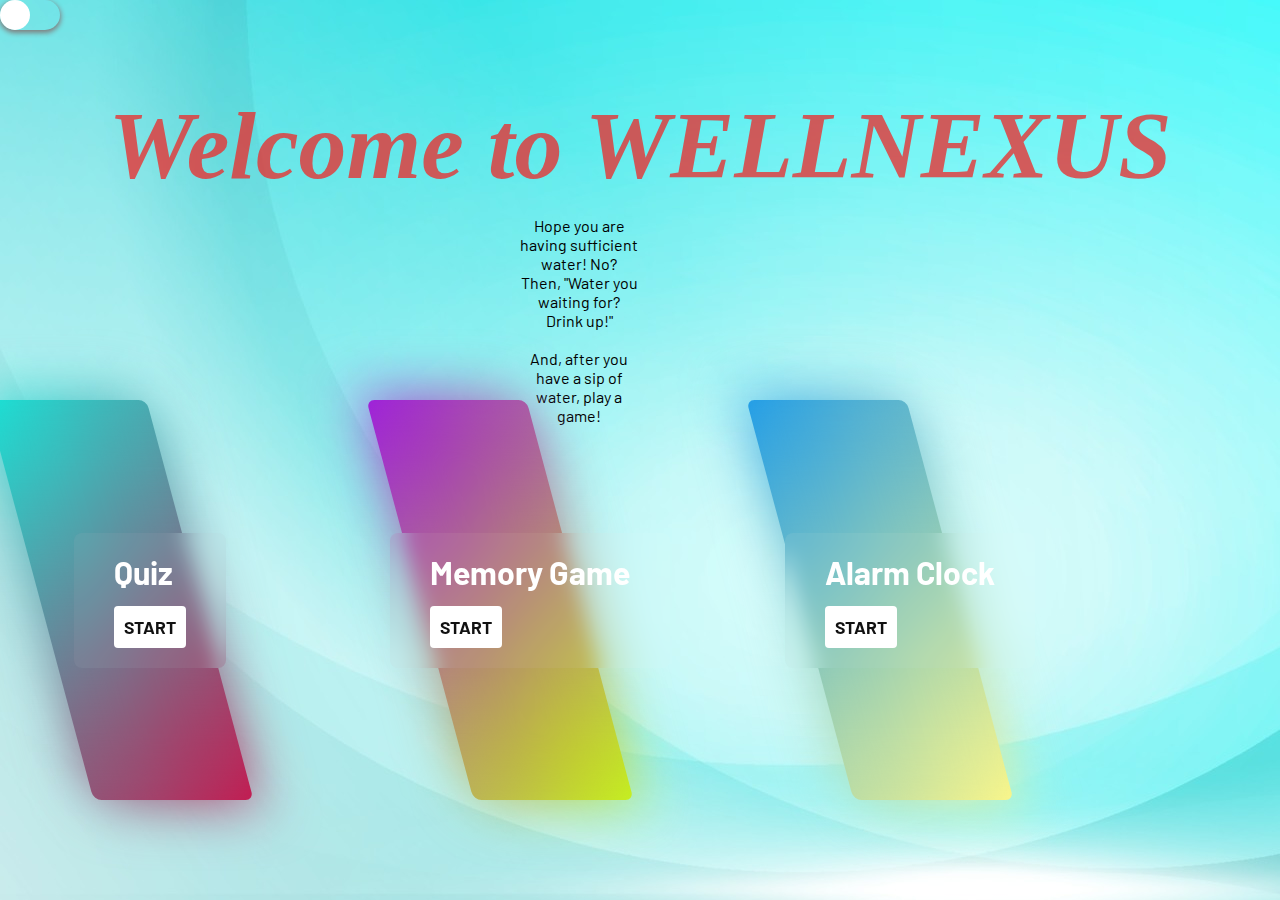
<file: index.html>
<!DOCTYPE html>
<html lang="en">
    <meta charset="UTF-8">
    <meta http-equiv="X-UA-Compatible" content="IE=edge">
    <meta name="viewport" content="width=device-width, initial-scale=1.0">
    <title>Welcome to WELLNEXUS</title>
    <link rel="icon"  href="assets\favicon.ico">

    <link rel="stylesheet" href="glass.css">
    <link rel="stylesheet" type="text/css" href="toggle.css">
</head>
<body>
  <div id="container">
    <label class="switch">
      <input type="checkbox" id="check">
      <span class="slider"></span>
    </label>
  </div>
  <div class="heading">
    <h1>Welcome to WELLNEXUS</h1>
  </div>
  <p class="water">
    Hope you are having sufficient water! No?
    <br>Then, "Water you waiting for? Drink up!"
    <br><br>And, after you have a sip of water, play a game!
  </p>
    <div class="container">
    <div class="box">
      <span></span>
      <div class="content">
        <h2>Quiz</h2>
        
        <a href="quiz.html" target="_blank">START</a>
      </div>
    </div>
    <div class="box">
      <span></span>
      <div class="content">
        <h2>Memory Game</h2>
        
        <a href="memorygame.html" target="_blank">START</a>
      </div>
    </div>
    <div class="box">
      <span></span>
      <div class="content">
        <h2>Alarm Clock</h2>
       
        <a href="alarm.html" target="_blank">START</a>
      </div>
    </div>
  </div>

  <script src="index.js"></script>
</body>
</html>
</file>
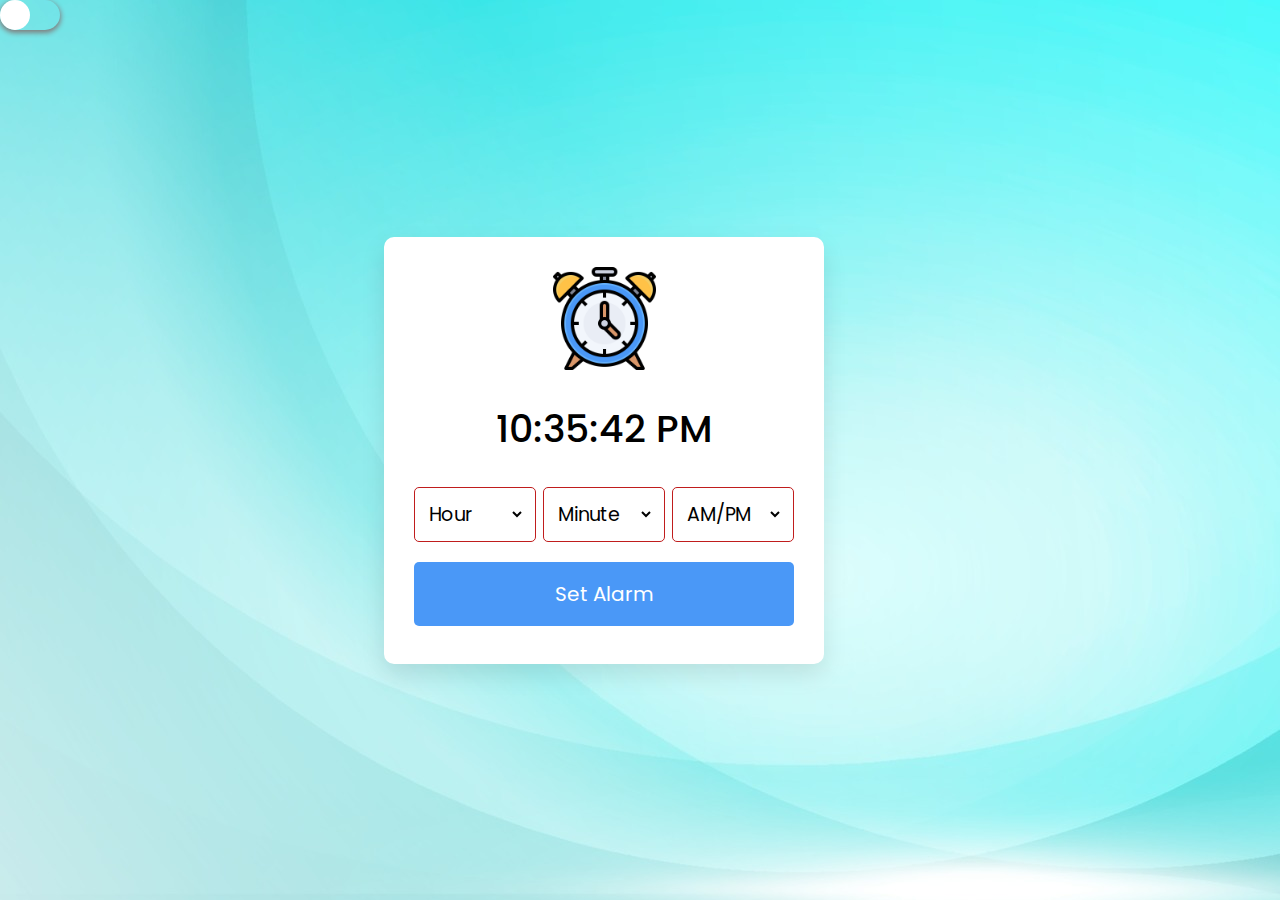
<file: alarm.html>
<!DOCTYPE html>
<html lang="en" dir="ltr">
  <head>
    <meta charset="utf-8">
    <title>Alarm Clock</title>
    <link rel="stylesheet" href="alarm.css">
    <link rel="icon"  href="assets\favicon.ico">
    <meta name="viewport" content="width=device-width, initial-scale=1.0">
    <link rel="stylesheet" type="text/css" href="toggle.css">
  </head>
  <body>
    <div id="container">
      <label class="switch">
        <input type="checkbox" id="check">
        <span class="slider"></span>
      </label>
    </div>
    <div class="wrapper">
      <img src="files\clock.svg" alt="clock">
      <h2>00:00:00 PM</h2>
      <div class="content">
        <div class="column">
          <select>
            <option value="Hour" selected disabled hidden>Hour</option>
          </select>
        </div>
        <div class="column">
          <select>
            <option value="Minute" selected disabled hidden>Minute</option>
          </select>
        </div>
        <div class="column">
          <select>
            <option value="AM/PM" selected disabled hidden>AM/PM</option>
          </select>
        </div>
      </div>
      <button>Set Alarm</button>
    </div>
    

    <script src="alarm.js"></script>

  </body>
</html>
</file>
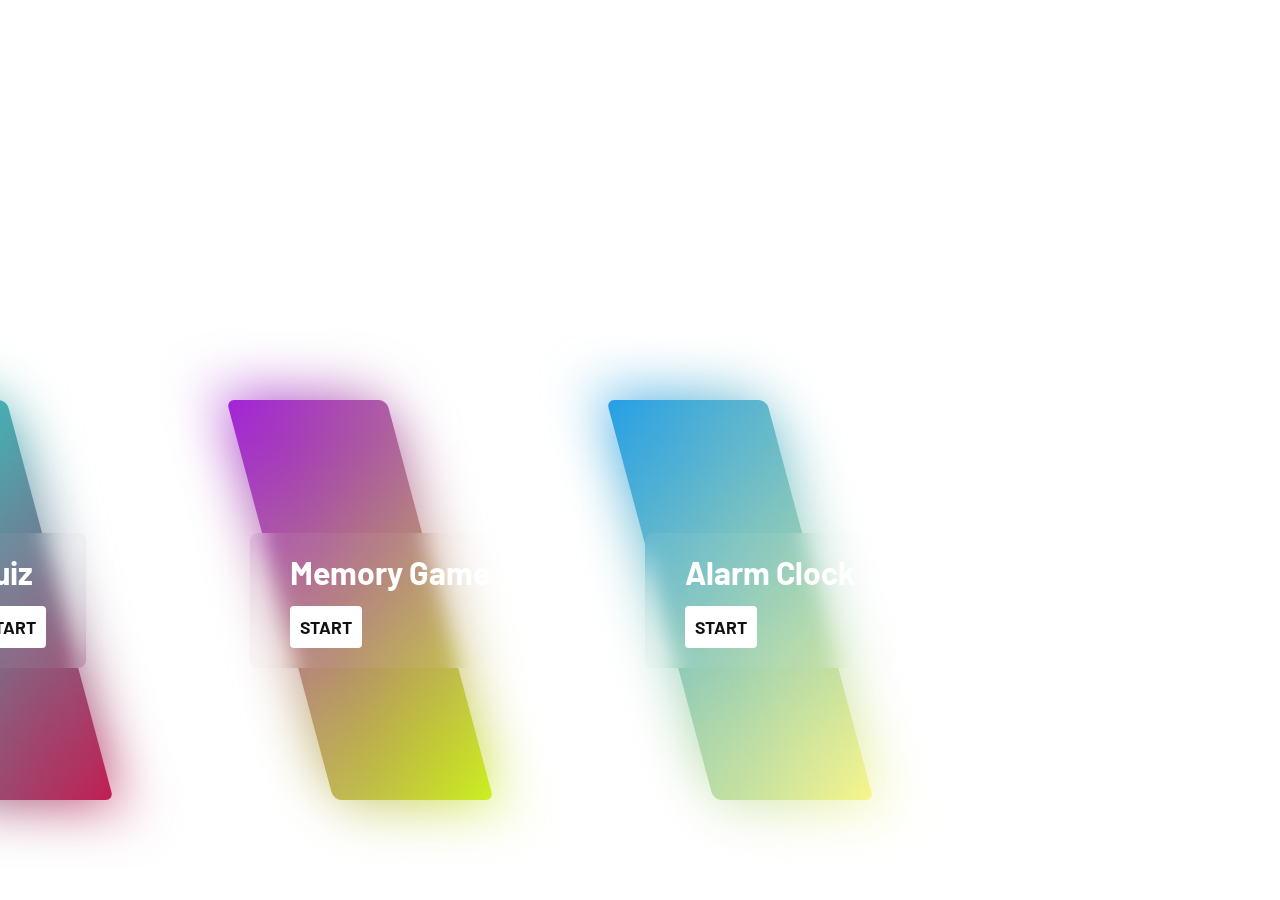
<file: glass.html>
<!DOCTYPE html>
<html lang="en">
<head>
    <meta charset="UTF-8">
    <meta http-equiv="X-UA-Compatible" content="IE=edge">
    <meta name="viewport" content="width=device-width, initial-scale=1.0">
    <title>Welcome to WELLNEXUS</title>
    <link rel="icon"  href="assets/favicon.ico">
    <link rel="stylesheet" href="glass.css">
</head>
<body>
  <div class="heading">
    <h1>Welcome to WELLNEXUS</h1>
  </div>
    <div class="container">
    <div class="box">
      <span></span>
      <div class="content">
        <h2>Quiz</h2>
        
        <a href="quiz.html" target="_self">START</a>
      </div>
    </div>
    <div class="box">
      <span></span>
      <div class="content">
        <h2>Memory Game</h2>
        
        <a href="memorygame.html" target="_self">START</a>
      </div>
    </div>
    <div class="box">
      <span></span>
      <div class="content">
        <h2>Alarm Clock</h2>
       
        <a href="alarm.html" target="_blank">START</a>
      </div>
    </div>
  </div>
</body>
</html>
</file>
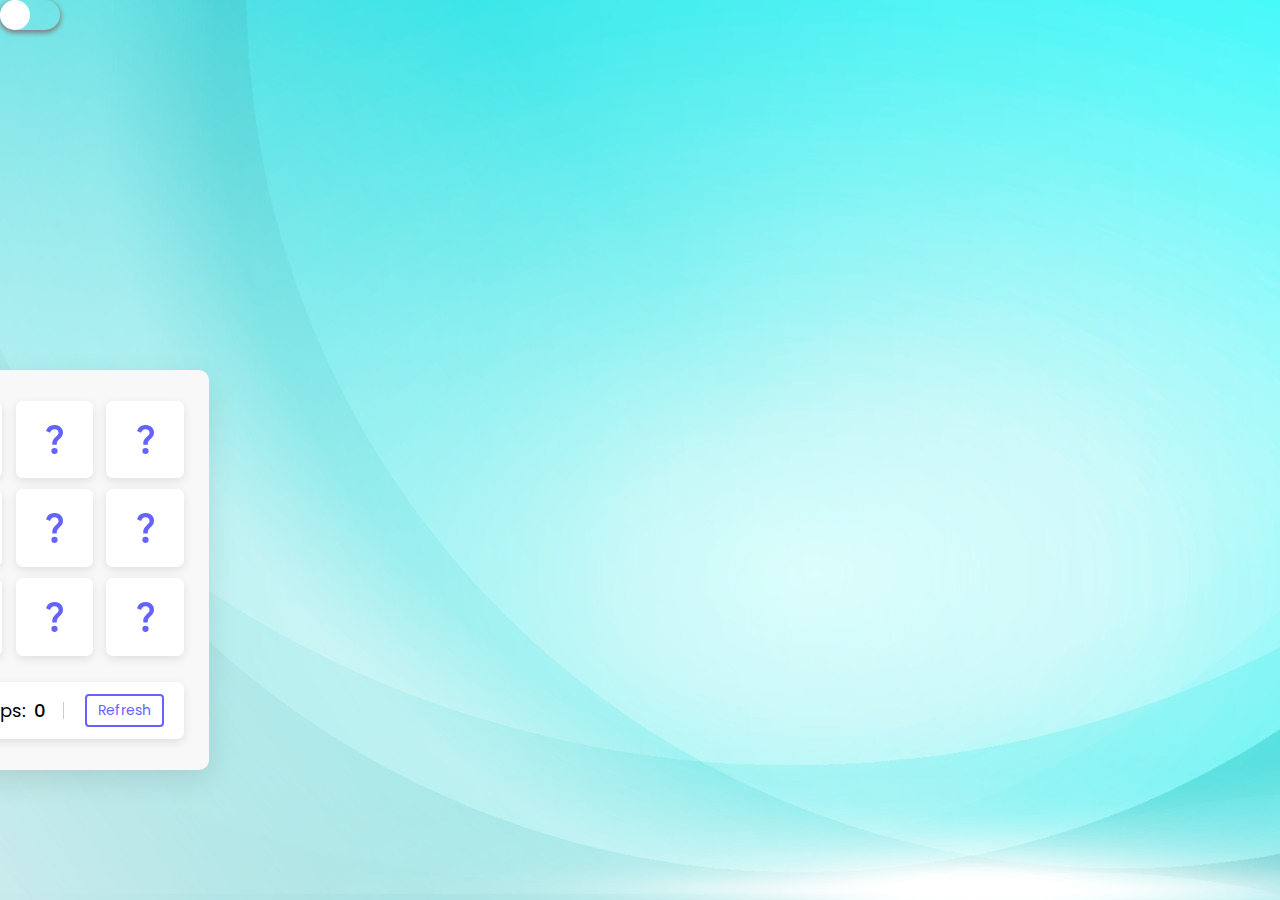
<file: memorygame.html>
<!DOCTYPE html>
<html lang="en" dir="ltr">
  <head>
    <meta charset="utf-8">  
    <title>Memory Card Game | CodingNepal</title>
    <link rel="stylesheet" href="memorygame.css">
    <link rel="icon"  href="favicon.ico">
    <meta name="viewport" content="width=device-width, initial-scale=1.0">
    <link rel="stylesheet" type="text/css" href="toggle.css">
  </head>
  <body>
    <div id="container">
      <label class="switch">
        <input type="checkbox" onclick="changeMode()">
        <span class="slider"></span>
      </label>
    </div>
    <div class="wrapper">
      <ul class="cards">
        <li class="card">
          <div class="view front-view">
            <img src="images/que_icon.svg" alt="icon">
          </div>
          <div class="view back-view">
            <img src="images/img-1.png" alt="card-img">
          </div>
        </li>
        <li class="card">
          <div class="view front-view">
            <img src="images/que_icon.svg" alt="icon">
          </div>
          <div class="view back-view">
            <img src="images/img-2.png" alt="card-img">
          </div>
        </li>
        <li class="card">
          <div class="view front-view">
            <img src="images/que_icon.svg" alt="icon">
          </div>
          <div class="view back-view">
            <img src="images/img-3.png" alt="card-img">
          </div>
        </li>
        <li class="card">
          <div class="view front-view">
            <img src="images/que_icon.svg" alt="icon">
          </div>
          <div class="view back-view">
            <img src="images/img-4.png" alt="card-img">
          </div>
        </li>
        <li class="card">
          <div class="view front-view">
            <img src="images/que_icon.svg" alt="icon">
          </div>
          <div class="view back-view">
            <img src="images/img-5.png" alt="card-img">
          </div>
        </li>
        <li class="card">
          <div class="view front-view">
            <img src="images/que_icon.svg" alt="icon">
          </div>
          <div class="view back-view">
            <img src="images/img-6.png" alt="card-img">
          </div>
        </li>
        <li class="card">
          <div class="view front-view">
            <img src="images/que_icon.svg" alt="icon">
          </div>
          <div class="view back-view">
            <img src="images/img-5.png" alt="card-img">
          </div>
        </li>
        <li class="card">
          <div class="view front-view">
            <img src="images/que_icon.svg" alt="icon">
          </div>
          <div class="view back-view">
            <img src="images/img-6.png" alt="card-img">
          </div>
        </li>
        <li class="card">
          <div class="view front-view">
            <img src="images/que_icon.svg" alt="icon">
          </div>
          <div class="view back-view">
            <img src="images/img-1.png" alt="card-img">
          </div>
        </li>
        <li class="card">
          <div class="view front-view">
            <img src="images/que_icon.svg" alt="icon">
          </div>
          <div class="view back-view">
            <img src="images/img-2.png" alt="card-img">
          </div>
        </li>
        <li class="card">
          <div class="view front-view">
            <img src="images/que_icon.svg" alt="icon">
          </div>
          <div class="view back-view">
            <img src="images/img-3.png" alt="card-img">
          </div>
        </li>
        <li class="card">
          <div class="view front-view">
            <img src="images/que_icon.svg" alt="icon">
          </div>
          <div class="view back-view">
            <img src="images/img-4.png" alt="card-img">
          </div>
        </li>
        <div class="details">
          <p class="time">Time: <span><b>20</b>s</span></p>
          <p class="flips">Flips: <span><b>0</b></span></p>
          <button>Refresh</button>
        </div>
      </ul>
    </div>

    <script src="memorygame.js"></script>
    
    <script>
      function changeMode() {
         var element = document.body;
         element.classList.toggle("dark-mode");
      }
    </script>
  </body>
</html>
</file>
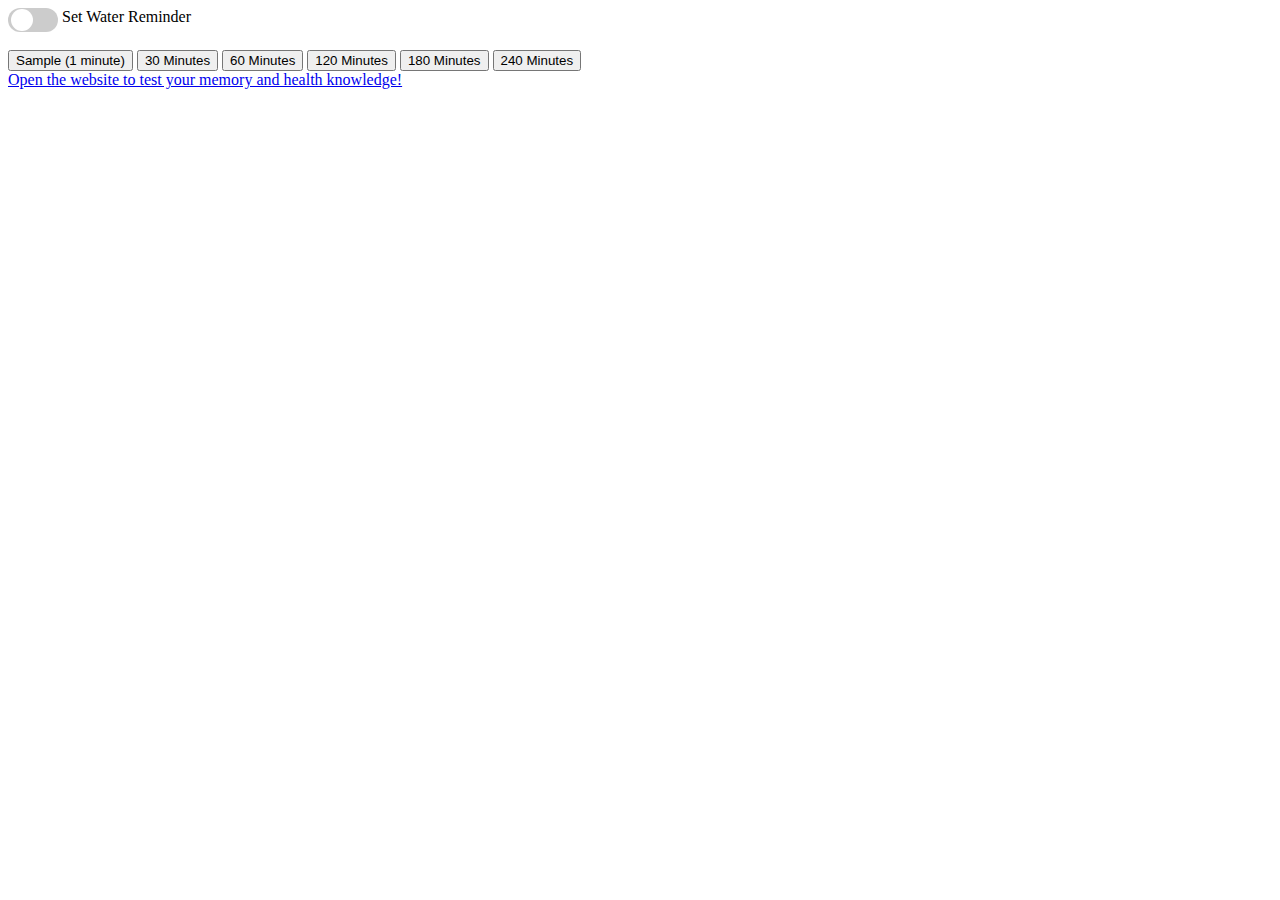
<file: popup.html>
<!DOCTYPE html>
<html lang="en">

<head>
    <meta charset="UTF-8">
    <meta http-equiv="X-UA-Compatible" content="IE=edge">
    <meta name="viewport" content="width=device-width, initial-scale=1.0">
    <title>Drink Water</title>
    <link rel="stylesheet" href="style.css">
    <script defer src="popup.js"></script>
</head>


<body>
    <label class="switch">
        <input type="checkbox" id="setwateralarm" name="water-reminder" value="water">
        <span class="slider round"></span>
    </label>
    <label for="water-reminder">Set Water Reminder</label><br><br> 
    <div id="timeIntervals" class="timeIntervals">
        <button id="sampleMinute" value="1" class = "btn">Sample (1 minute)</button>
        <button id="min30" value="30" class="btn">30 Minutes</button>
        <button id="min60" value="60" class="btn">60 Minutes</button>
        <button id="min120" value="120" class="btn">120 Minutes</button>
        <button id="min180" value="180" class="btn">180 Minutes</button>
        <button id="min240" value="240" class="btn">240 Minutes</button>
    </div>

    <div id="webTab">
        <a class="homepageTab" href="/index.html" id="openWebsiteLink">Open the website to test your memory and health knowledge!</a>
    </div>
</body>

</html>
</file>
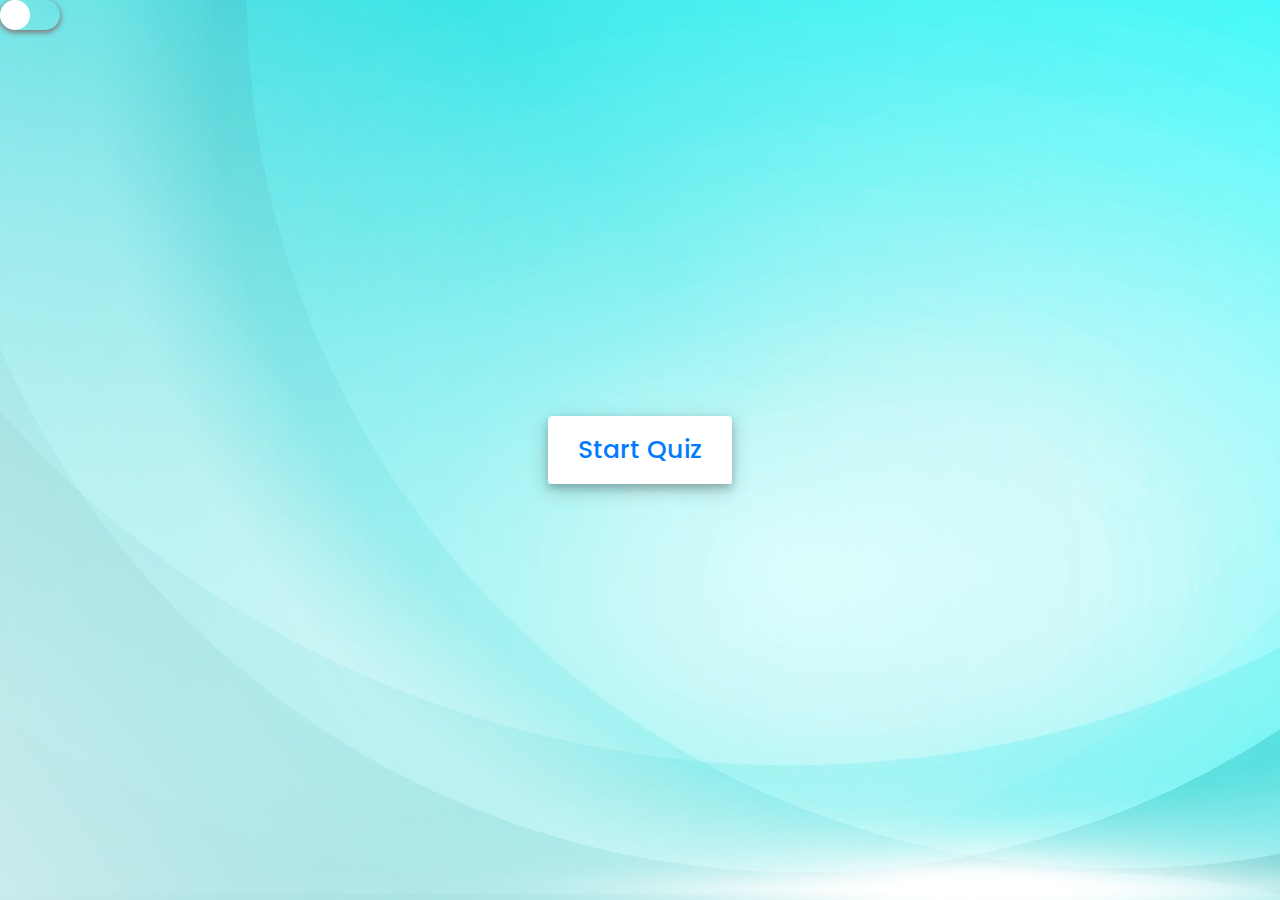
<file: quiz.html>
<!doctype html>
<html lang="en">
<head>
    <meta charset="UTF-8">
    <meta name="viewport" content="width=device-width, initial-scale=1.0">
    <title>Quiz App</title>
    <link rel="stylesheet" href="quiz.css">
    <link rel="icon"  href="assets\favicon.ico">
    <link rel="stylesheet" href="https://cdnjs.cloudflare.com/ajax/libs/font-awesome/5.15.3/css/all.min.css"/>
    <link rel="stylesheet" type="text/css" href="toggle.css">
</head>
<body>
    <div id="container">
        <label class="switch">
          <input type="checkbox" id="check">
          <span class="slider"></span>
        </label>
      </div>

    <div class="start_btn"><button>Start Quiz</button></div>


    <div class="info_box">
        <div class="info-title"><span>Some Rules of this Quiz</span></div>
        <div class="info-list">
            <div class="info">1. You will have only <span>15 seconds</span> per each question.</div>
            <div class="info">2. Once you select your answer, it can't be undone.</div>
            <div class="info">3. You can't select any option once time goes off.</div>
            <div class="info">4. You can't exit from the Quiz while you're playing.</div>
            <div class="info">5. You'll get points on the basis of your correct answers.</div>
        </div>
        <div class="buttons">
            <button class="quit">Exit Quiz</button>
            <button class="restart">Continue</button>
        </div>
    </div>


    <div class="quiz_box">
        <header>
            <div class="title">Awesome Quiz Application</div>
            <div class="timer">
                <div class="time_left_txt">Time Left</div>
                <div class="timer_sec">15</div>
            </div>
            <div class="time_line"></div>
        </header>
        <section>
            <div class="que_text">
                
            </div>
            <div class="option_list">
                
            </div>
        </section>

       
        <footer>
            <div class="total_que">
                
            </div>
            <button class="next_btn">Next Question</button>
        </footer>
    </div>

    
    <div class="result_box">
        <div class="icon">
            <i class="fas fa-crown"></i>
        </div>
        <div class="complete_text">You've completed the Quiz!</div>
        <div class="score_text">
            
        </div>
        <div class="buttons">
            <button class="restart">Replay Quiz</button>
            <button class="quit">Quit Quiz</button>
        </div>
    </div>

    
    <script src="questions.js"></script>

    
    <script src="quiz.js"></script>
</body>
</html>
</file>
<file: glass.css>
@import url('https://fonts.googleapis.com/css2?family=Barlow&display=swap');

*{
    margin: 0;
    padding: 0;
    box-sizing: border-box;
    font-family: 'Barlow', sans-serif;
}
body{
    display: flex;
    justify-content:left;
    align-items: center;
    min-height: 100vh;
    background-repeat: no-repeat;
    background-size: 2000px;
}

.heading{
    font-family: 'Barlow', sans-serif;
    font-size: larger;
    font-style: italic;
    font-weight: bolder;
    display: block;
    text-align: center;
    position: absolute;
    margin: 0px auto;
    clear: both;
    width: 100%;
    height: 80%;
    color: #fff;
}
.water{
    position: relative;
    text-align: center;
    width: 2500px;
    top: -130px;
    left: 500px;
}

.container{
    position:relative;
    height: 70%;
    width: auto;
    display: flex;
    /* justify-content:center; */
    align-items: center;
    left: -180px;
    top: 150px;
    /* flex-wrap: wrap; */
}

.container .box{
    position: relative;
    width: 320px;
    height: 400px;
    display: flex;
    justify-content: center;
    align-items: center;
    margin: 40px 30px;
    transition: 0.5s;
}

.container .box::before{
    content: '';
    position: absolute;
    top: 0;
    left: 50px;
    width: 50%;
    height: 100%;
    background: #fff;
    border-radius: 8px;
    transform: skewX(15deg);
    transition: 0.5s;
}

.container .box::after{
    content: '';
    position: absolute;
    top: 0;
    left: 50px;
    width: 50%;
    height: 100%;
    background: #fff;
    border-radius: 8px;
    transform: skewX(15deg);
    transition: 0.5s;
    filter: blur(30px);
    transition: 0.5s;
}

.container .box:hover:before,
.container .box:hover:after{
    transform: skewX(0deg);
    left: 20px;
    width: calc(100%-90px);
}

.container .box:nth-child(1):before,
.container .box:nth-child(1):after{
    background: linear-gradient(315deg,#c6184f,#15e7d9);
}
.container .box:nth-child(2):before,
.container .box:nth-child(2):after{
    background: linear-gradient(315deg,#c9f409e3,#9e16ddf3);
}
.container .box:nth-child(3):before,
.container .box:nth-child(3):after{
    background: linear-gradient(315deg,#fef888,#1f9ce9);
}

.container .box span{
    display: block;
    position: absolute;
    top: 0;
    left: 0;
    right: 0;
    bottom: 0;
    z-index: 50;
    pointer-events: none;
}

.container .box span::before{
    content: '';
    position: absolute;
    top: 0;
    left: 0;
    width: 100%;
    height: 100%;
    border-radius: 8px;
    background: rgba(255,255,255,0.1);
    backdrop-filter: blur(10px);
    opacity: 0;
    transition: 0.5s;
    animation: animate 2s ease-in-out infinite;
    box-shadow: 0 5px 15px rgba(0,0,0,0.05);
}

.container .box:hover span::before{
    top: -50px;
    left: 50px;
    width: 100px;
    height: 100px;
    opacity: 1;
}

.container .box span::after{
    content: '';
    position: absolute;
    bottom: 0;
    right: 0;
    width: 100%;
    height: 100%;
    border-radius: 8px;
    background: rgba(255,255,255,0.1);
    backdrop-filter: blur(10px);
    opacity: 0;
    transition: 0.5s;
    animation: animate 2s ease-in-out infinite;
    box-shadow: 0 5px 15px rgba(0,0,0,0.05);
    animation-delay: -1s;
}

.container .box:hover span::after{
    bottom: -50px;
    right: 50px;
    width: 100px;
    height: 100px;
    opacity: 1;
}

@keyframes animate {
    0%,100%{
        transform: translateY(10px);
    }
    50%{
        transform: translateY(-10px);
    }
}

.container .box .content{
    position: relative;
    left: 0;
    padding: 20px 40px;
    background: rgba(255,255,255,0.05);
    box-shadow: rgba(0,0,0,0.1);
    border-radius: 8px;
    backdrop-filter: blur(10px);
    z-index: 1;
    transition: 0.5s;
    color: #fff;
}

.container .box:hover .content{
    left: -25px;
    padding: 60px 40px;
}

.container .box .content h2{
    font-size: 2em;
    color: #fff;
    margin-bottom: 10px;
}

.container .box .content p{
    font-size: 1.1em;
    margin-bottom: 10px;
    line-height: 1.4em;
}

.container .box .content a{
    display: inline-block;
    font-size: 1.1em;
    color: #111;
    background: #fff;
    padding: 10px;
    border-radius: 4px;
    text-decoration: none;
    font-weight: 700;
    margin-top: 5px;
}
</file>
<file: toggle.css>
@import url('https://fonts.googleapis.com/css2?family=Roboto:wght@400&display=swap');
body {
  margin: 0;
  padding: 0;
  font-family: 'Roboto', sans-serif;
  background: url(light.jpg);
  transition: .6s;
}
h1 {
  font-size: 5em;
  color: #eb2b2bc3;
  font-family: "Lucida Handwriting";
}
#container {
    width:30vw;
  display: inline;
  align-self: start;
}
.switch {
  position: absolute;
  display: inline-block;
  width: 60px;
  height: 34px;
}
.switch input {
  display: none;
}
.slider {
  position: absolute;
  cursor: pointer;
  width: 60px;
	height: 30px;
	background-image: url(https://i.postimg.cc/857jHw2q/Screenshot-2020-04-16-at-1-07-06-PM.png);
	background-size: cover;
	border-radius: 50px;
	outline: none;
	transition: background-image .90s;
	box-shadow: 0px 2px 5px 1px gray;
}
.slider:before {
  content: "";
  position: absolute;
  height: 30px;
  width: 30px;
  background: #fff;
  border-radius: 50px;
  transition: all .9s;
}
input:checked + .slider {
  background-image: url(https://i.postimg.cc/Hn0nstVK/Screenshot-2020-04-16-at-1-07-19-PM.png);
}
input:checked + .slider:before {
  transform: translateX(100%);
}
.dark-mode {
    background: url(dark.jpg);
}
.dark-mode h1 {
  color: #f7f0e9;
}
</file>
<file: alarm.css>
@import url('https://fonts.googleapis.com/css2?family=Poppins:wght@400;500;600&display=swap');
*{
  margin: 0;
  padding: 0;
  box-sizing: border-box;
  font-family: 'Poppins', sans-serif;
}
body, .wrapper, .content{
  display: flex;
  align-items: center;
  justify-content: left;
}
body{
  padding: 0 10px;
  min-height: 100vh;
  background: #6bab9b;
}
.wrapper{
  width: 440px;
  padding: 30px 30px 38px;
  background: #fff;
  border-radius: 10px;
  flex-direction: column;
  box-shadow: 0 10px 25px rgba(0,0,0,0.1);
}
.wrapper img{
  max-width: 103px;
}
.wrapper h2{
  font-size: 38px;
  font-weight: 500;
  margin: 30px 0;
}
.wrapper .content{
  width: 100%;
  justify-content: space-between;
}
.content.disable{
  cursor: no-drop;
}
.content .column{
  padding: 0 10px;
  border-radius: 5px;
  border: 1px solid #c01d1d;
  width: calc(100% / 3 - 5px);
}
.content.disable .column{
  opacity: 0.6;
  pointer-events: none;
}
.column select{
  width: 100%;
  height: 53px;
  border: none;
  outline: none;
  background: none;
  font-size: 19px;
}
.wrapper button{
  width: 100%;
  border: none;
  outline: none;
  color: #fff;
  cursor: pointer;
  font-size: 20px;
  padding: 17px 0;
  margin-top: 20px;
  border-radius: 5px;
  background: #4A98F7;
}
</file>
<file: memorygame.css>
@import url('https://fonts.googleapis.com/css2?family=Poppins:wght@400;500;600;700&display=swap');
*{
  margin: 0;
  padding: 0;
  box-sizing: border-box;
  font-family: 'Poppins', sans-serif;
}
p{
  font-size: 20px;
}
h1{
  position: relative;
  top: -250px;
  left: 140px;
}
.tagline{
  position: relative;
  top: -130px;
  left: -222px;
  width: 350px;
}
body{
  display: flex;
  align-items: center;
  justify-content: left;
  min-height: 100vh;
  background: #6563ff;
}
::selection{
  color: #fff;
  background: #6563ff;
}
.wrapper{
  position: relative;
  padding: 25px;
  background: #f8f8f8;
  border-radius: 10px;
  box-shadow: 0 10px 30px rgba(0,0,0,0.1);
  left: -575px;
  top: 120px;
}
.cards, .card, .view, .details, p{
  display: flex;
  align-items: center;
  justify-content: center;
}
.cards{
  height: 350px;
  width: 350px;
  flex-wrap: wrap;
  justify-content: space-between;
}
.cards .card{
  cursor: pointer;
  position: relative;
  perspective: 1000px;
  transform-style: preserve-3d;
  height: calc(100% / 4 - 10px);
  width: calc(100% / 4 - 10px);
}
.card.shake{
  animation: shake 0.35s ease-in-out;
}
@keyframes shake {
  0%, 100%{
    transform: translateX(0);
  }
  20%{
    transform: translateX(-13px);
  }
  40%{
    transform: translateX(13px);
  }
  60%{
    transform: translateX(-8px);
  }
  80%{
    transform: translateX(8px);
  }
}
.cards .card .view{
  width: 100%;
  height: 100%;
  user-select: none;
  pointer-events: none;
  position: absolute;
  background: #fff;
  border-radius: 7px;
  backface-visibility: hidden;
  transition: transform 0.25s linear;
  box-shadow: 0 3px 10px rgba(0,0,0,0.1);
}
.card .front-view img{
  max-width: 17px;
}
.card .back-view{
  transform: rotateY(-180deg);
}
.card .back-view img{
  max-width: 40px;
}
.card.flip .front-view{
  transform: rotateY(180deg);
}
.card.flip .back-view{
  transform: rotateY(0);
}

.details{
  width: 100%;
  margin-top: 15px;
  padding: 0 20px;
  border-radius: 7px;
  background: #fff;
  height: calc(100% / 4 - 30px);
  justify-content: space-between;
  box-shadow: 0 3px 10px rgba(0,0,0,0.1);
}
.details p{
  font-size: 18px;
  height: 17px;
  padding-right: 18px;
  border-right: 1px solid #ccc;
}
.details p span{
  margin-left: 8px;
}
.details p b{
  font-weight: 500;
}
.details button{
  cursor: pointer;
  font-size: 14px;
  color: #6563ff;
  border-radius: 4px;
  padding: 4px 11px;
  background: #fff;
  border: 2px solid #6563ff;
  transition: 0.3s ease;
}
.details button:hover{
  color: #fff;
  background: #6563ff;
}

@media screen and (max-width: 700px) {
  .cards{
    height: 350px;
    width: 350px;
  }
  .card .front-view img{
    max-width: 16px;
  }
  .card .back-view img{
    max-width: 40px;
  }
}

@media screen and (max-width: 530px) {
  .cards{
    height: 300px;
    width: 300px;
  }
  .card .back-view img{
    max-width: 35px;
  }
  .details{
    margin-top: 10px;
    padding: 0 15px;
    height: calc(100% / 4 - 20px);
  }
  .details p{
    height: 15px;
    font-size: 17px;
    padding-right: 13px;
  }
  .details button{
    font-size: 13px;
    padding: 5px 10px;
    border: none;
    color: #fff;
    background: #6563ff;
  }
}
</file>
<file: style.css>
.switch {
    position: relative;
    display: inline-block;
    width: 50px;
    height: 24px;
  }
  
  .switch input {
    opacity: 0;
    width: 0;
    height: 0;
  }
  
  .slider {
    position: absolute;
    cursor: pointer;
    top: 0;
    left: 0;
    right: 0;
    bottom: 0;
    background-color: #ccc;
    -webkit-transition: .4s;
    transition: .4s;
  }
  
  .slider:before {
    position: absolute;
    content: "";
    height: 22px;
    width: 22px;
    left: 3px;
    bottom: 1px;
    background-color: white;
    -webkit-transition: .4s;
    transition: .4s;
  }
  
  input:checked + .slider {
    background-color: #2196F3;
  }
  
  input:focus + .slider {
    box-shadow: 0 0 1px #2196F3;
  }
  
  input:checked + .slider:before {
    -webkit-transform: translateX(100%);
    -ms-transform: translateX(100%);
    transform: translateX(100%);
  }
  
  .slider.round {
    border-radius: 34px;
  }
  
  .slider.round:before {
    border-radius: 50%;
  }
</file>
<file: quiz.css>
@import url('https://fonts.googleapis.com/css2?family=Poppins:wght@200;300;400;500;600;700&display=swap');
*{
    margin: 0;
    padding: 0;
    box-sizing: border-box;
    font-family: 'Poppins', sans-serif;
}

body{
    background: #bf68b5;
}

::selection{
    color: #fff;
    background: #78bfc8;
}

.start_btn,
.info_box,
.quiz_box,
.result_box{
    position: absolute;
    top: 50%;
    left: 50%;
    transform: translate(-50%, -50%);
    box-shadow: 0 4px 8px 0 rgba(0, 0, 0, 0.2), 
                0 6px 20px 0 rgba(0, 0, 0, 0.19);
}

.info_box.activeInfo,
.quiz_box.activeQuiz,
.result_box.activeResult{
    opacity: 1;
    z-index: 5;
    pointer-events: auto;
    transform: translate(-50%, -50%) scale(1);
}

.start_btn button{
    font-size: 25px;
    font-weight: 500;
    color: #007bff;
    padding: 15px 30px;
    outline: none;
    border: none;
    border-radius: 5px;
    background: #fff;
    cursor: pointer;
}

.info_box{
    width: 540px;
    background: #fff;
    border-radius: 5px;
    transform: translate(-50%, -50%) scale(0.9);
    opacity: 0;
    pointer-events: none;
    transition: all 0.3s ease;
}

.info_box .info-title{
    height: 60px;
    width: 100%;
    border-bottom: 1px solid lightgrey;
    display: flex;
    align-items: center;
    padding: 0 30px;
    border-radius: 5px 5px 0 0;
    font-size: 20px;
    font-weight: 600;
}

.info_box .info-list{
    padding: 15px 30px;
}

.info_box .info-list .info{
    margin: 5px 0;
    font-size: 17px;
}

.info_box .info-list .info span{
    font-weight: 600;
    color: #007bff;
}
.info_box .buttons{
    height: 60px;
    display: flex;
    align-items: center;
    justify-content: flex-end;
    padding: 0 30px;
    border-top: 1px solid lightgrey;
}

.info_box .buttons button{
    margin: 0 5px;
    height: 40px;
    width: 100px;
    font-size: 16px;
    font-weight: 500;
    cursor: pointer;
    border: none;
    outline: none;
    border-radius: 5px;
    border: 1px solid #007bff;
    transition: all 0.3s ease;
}

.quiz_box{
    width: 550px;
    background: #fff;
    border-radius: 5px;
    transform: translate(-50%, -50%) scale(0.9);
    opacity: 0;
    pointer-events: none;
    transition: all 0.3s ease;
}

.quiz_box header{
    position: relative;
    z-index: 2;
    height: 70px;
    padding: 0 30px;
    background: #fff;
    border-radius: 5px 5px 0 0;
    display: flex;
    align-items: center;
    justify-content: space-between;
    box-shadow: 0px 3px 5px 1px rgba(0,0,0,0.1);
}

.quiz_box header .title{
    font-size: 20px;
    font-weight: 600;
}

.quiz_box header .timer{
    color: #004085;
    background: #cce5ff;
    border: 1px solid #b8daff;
    height: 45px;
    padding: 0 8px;
    border-radius: 5px;
    display: flex;
    align-items: center;
    justify-content: space-between;
    width: 145px;
}

.quiz_box header .timer .time_left_txt{
    font-weight: 400;
    font-size: 17px;
    user-select: none;
}

.quiz_box header .timer .timer_sec{
    font-size: 18px;
    font-weight: 500;
    height: 30px;
    width: 45px;
    color: #fff;
    border-radius: 5px;
    line-height: 30px;
    text-align: center;
    background: #343a40;
    border: 1px solid #343a40;
    user-select: none;
}

.quiz_box header .time_line{
    position: absolute;
    bottom: 0px;
    left: 0px;
    height: 3px;
    background: #007bff;
}

section{
    padding: 25px 30px 20px 30px;
    background: #fff;
}

section .que_text{
    font-size: 25px;
    font-weight: 600;
}

section .option_list{
    padding: 20px 0px;
    display: block;   
}

section .option_list .option{
    background: aliceblue;
    border: 1px solid #84c5fe;
    border-radius: 5px;
    padding: 8px 15px;
    font-size: 17px;
    margin-bottom: 15px;
    cursor: pointer;
    transition: all 0.3s ease;
    display: flex;
    align-items: center;
    justify-content: space-between;
}

section .option_list .option:last-child{
    margin-bottom: 0px;
}

section .option_list .option:hover{
    color: #004085;
    background: #cce5ff;
    border: 1px solid #b8daff;
}

section .option_list .option.correct{
    color: #155724;
    background: #d4edda;
    border: 1px solid #c3e6cb;
}

section .option_list .option.incorrect{
    color: #721c24;
    background: #f8d7da;
    border: 1px solid #f5c6cb;
}

section .option_list .option.disabled{
    pointer-events: none;
}

section .option_list .option .icon{
    height: 26px;
    width: 26px;
    border: 2px solid transparent;
    border-radius: 50%;
    text-align: center;
    font-size: 13px;
    pointer-events: none;
    transition: all 0.3s ease;
    line-height: 24px;
}
.option_list .option .icon.tick{
    color: #23903c;
    border-color: #23903c;
    background: #d4edda;
}

.option_list .option .icon.cross{
    color: #a42834;
    background: #f8d7da;
    border-color: #a42834;
}

footer{
    height: 60px;
    padding: 0 30px;
    display: flex;
    align-items: center;
    justify-content: space-between;
    border-top: 1px solid lightgrey;
}

footer .total_que span{
    display: flex;
    user-select: none;
}

footer .total_que span p{
    font-weight: 500;
    padding: 0 5px;
}

footer .total_que span p:first-child{
    padding-left: 0px;
}

footer button{
    height: 40px;
    padding: 0 13px;
    font-size: 18px;
    font-weight: 400;
    cursor: pointer;
    border: none;
    outline: none;
    color: #fff;
    border-radius: 5px;
    background: #007bff;
    border: 1px solid #007bff;
    line-height: 10px;
    opacity: 0;
    pointer-events: none;
    transform: scale(0.95);
    transition: all 0.3s ease;
}

footer button:hover{
    background: #0263ca;
}

footer button.show{
    opacity: 1;
    pointer-events: auto;
    transform: scale(1);
}

.result_box{
    background: #fff;
    border-radius: 5px;
    display: flex;
    padding: 25px 30px;
    width: 450px;
    align-items: center;
    flex-direction: column;
    justify-content: center;
    transform: translate(-50%, -50%) scale(0.9);
    opacity: 0;
    pointer-events: none;
    transition: all 0.3s ease;
}

.result_box .icon{
    font-size: 100px;
    color: #007bff;
    margin-bottom: 10px;
}

.result_box .complete_text{
    font-size: 20px;
    font-weight: 500;
}

.result_box .score_text span{
    display: flex;
    margin: 10px 0;
    font-size: 18px;
    font-weight: 500;
}

.result_box .score_text span p{
    padding: 0 4px;
    font-weight: 600;
}

.result_box .buttons{
    display: flex;
    margin: 20px 0;
}

.result_box .buttons button{
    margin: 0 10px;
    height: 45px;
    padding: 0 20px;
    font-size: 18px;
    font-weight: 500;
    cursor: pointer;
    border: none;
    outline: none;
    border-radius: 5px;
    border: 1px solid #007bff;
    transition: all 0.3s ease;
}

.buttons button.restart{
    color: #fff;
    background: #007bff;
}

.buttons button.restart:hover{
    background: #0263ca;
}

.buttons button.quit{
    color: #007bff;
    background: #fff;
}

.buttons button.quit:hover{
    color: #fff;
    background: #007bff;
}
</file>
